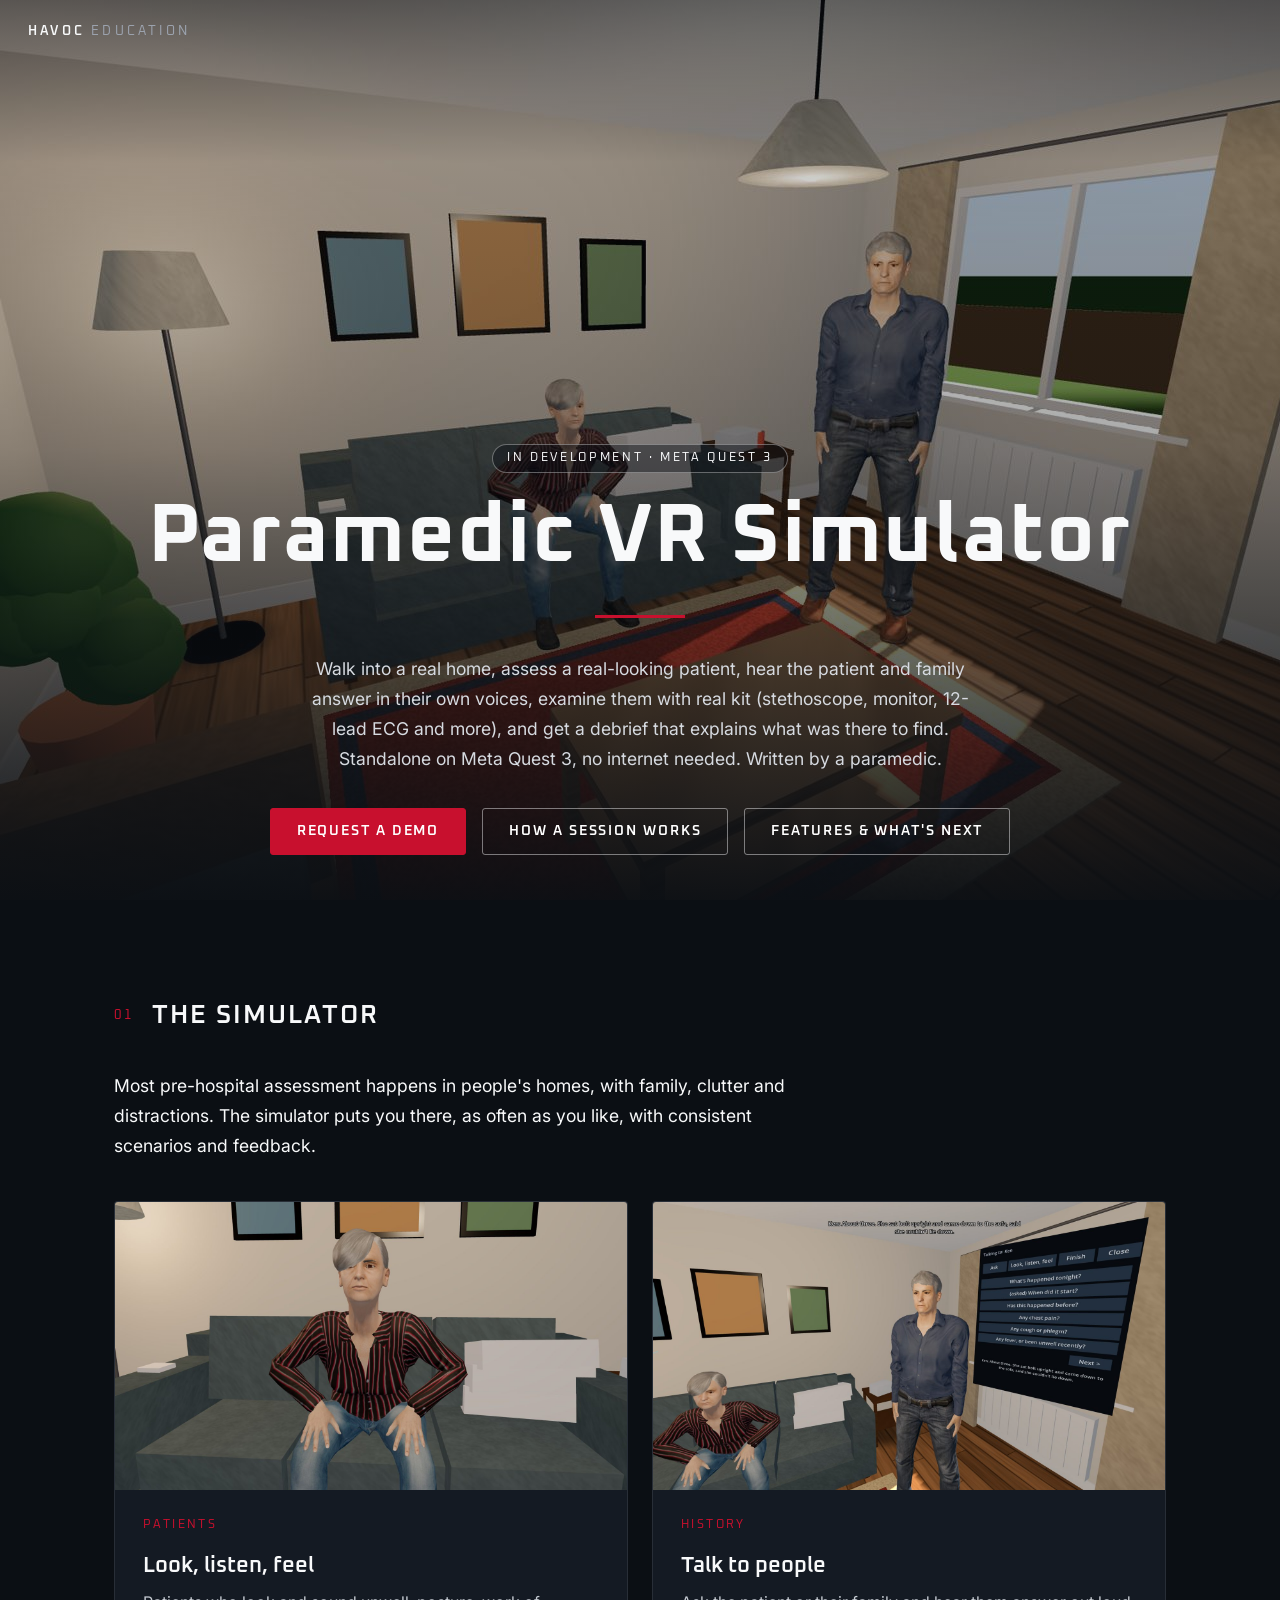
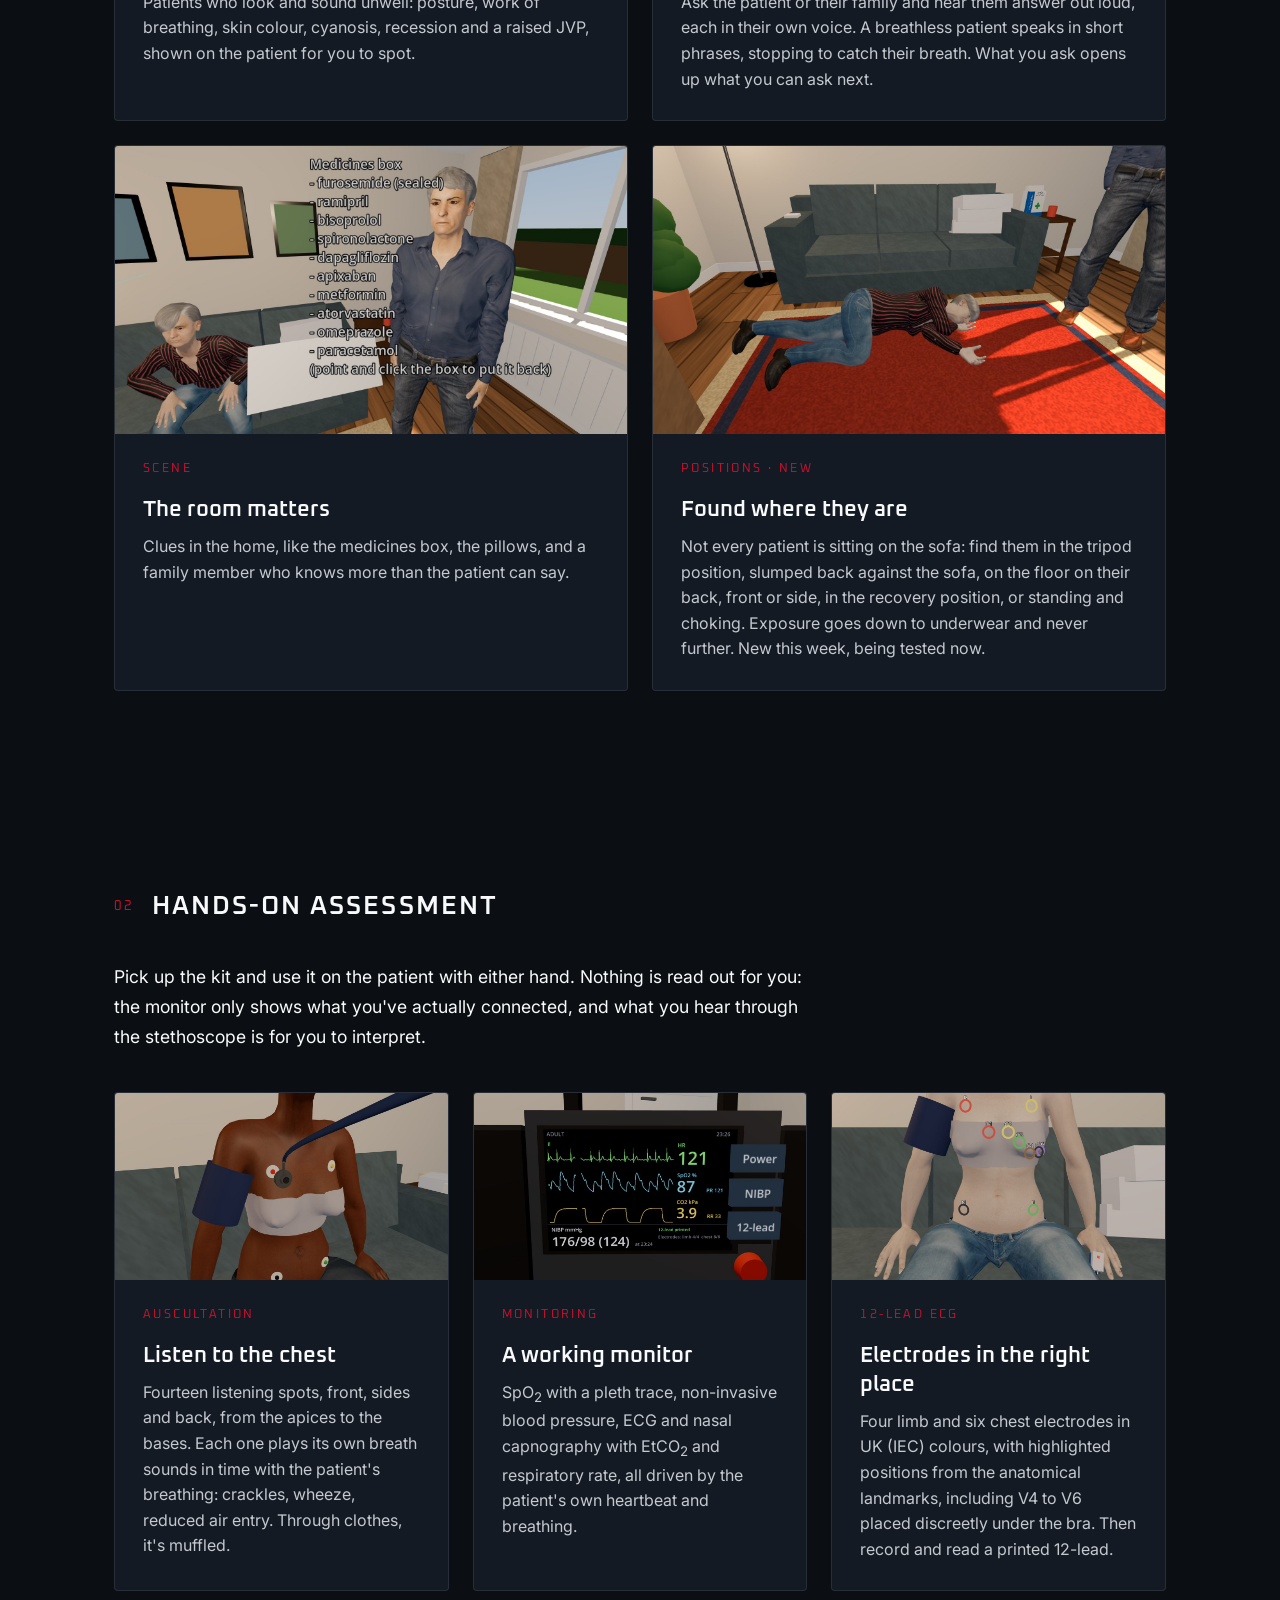
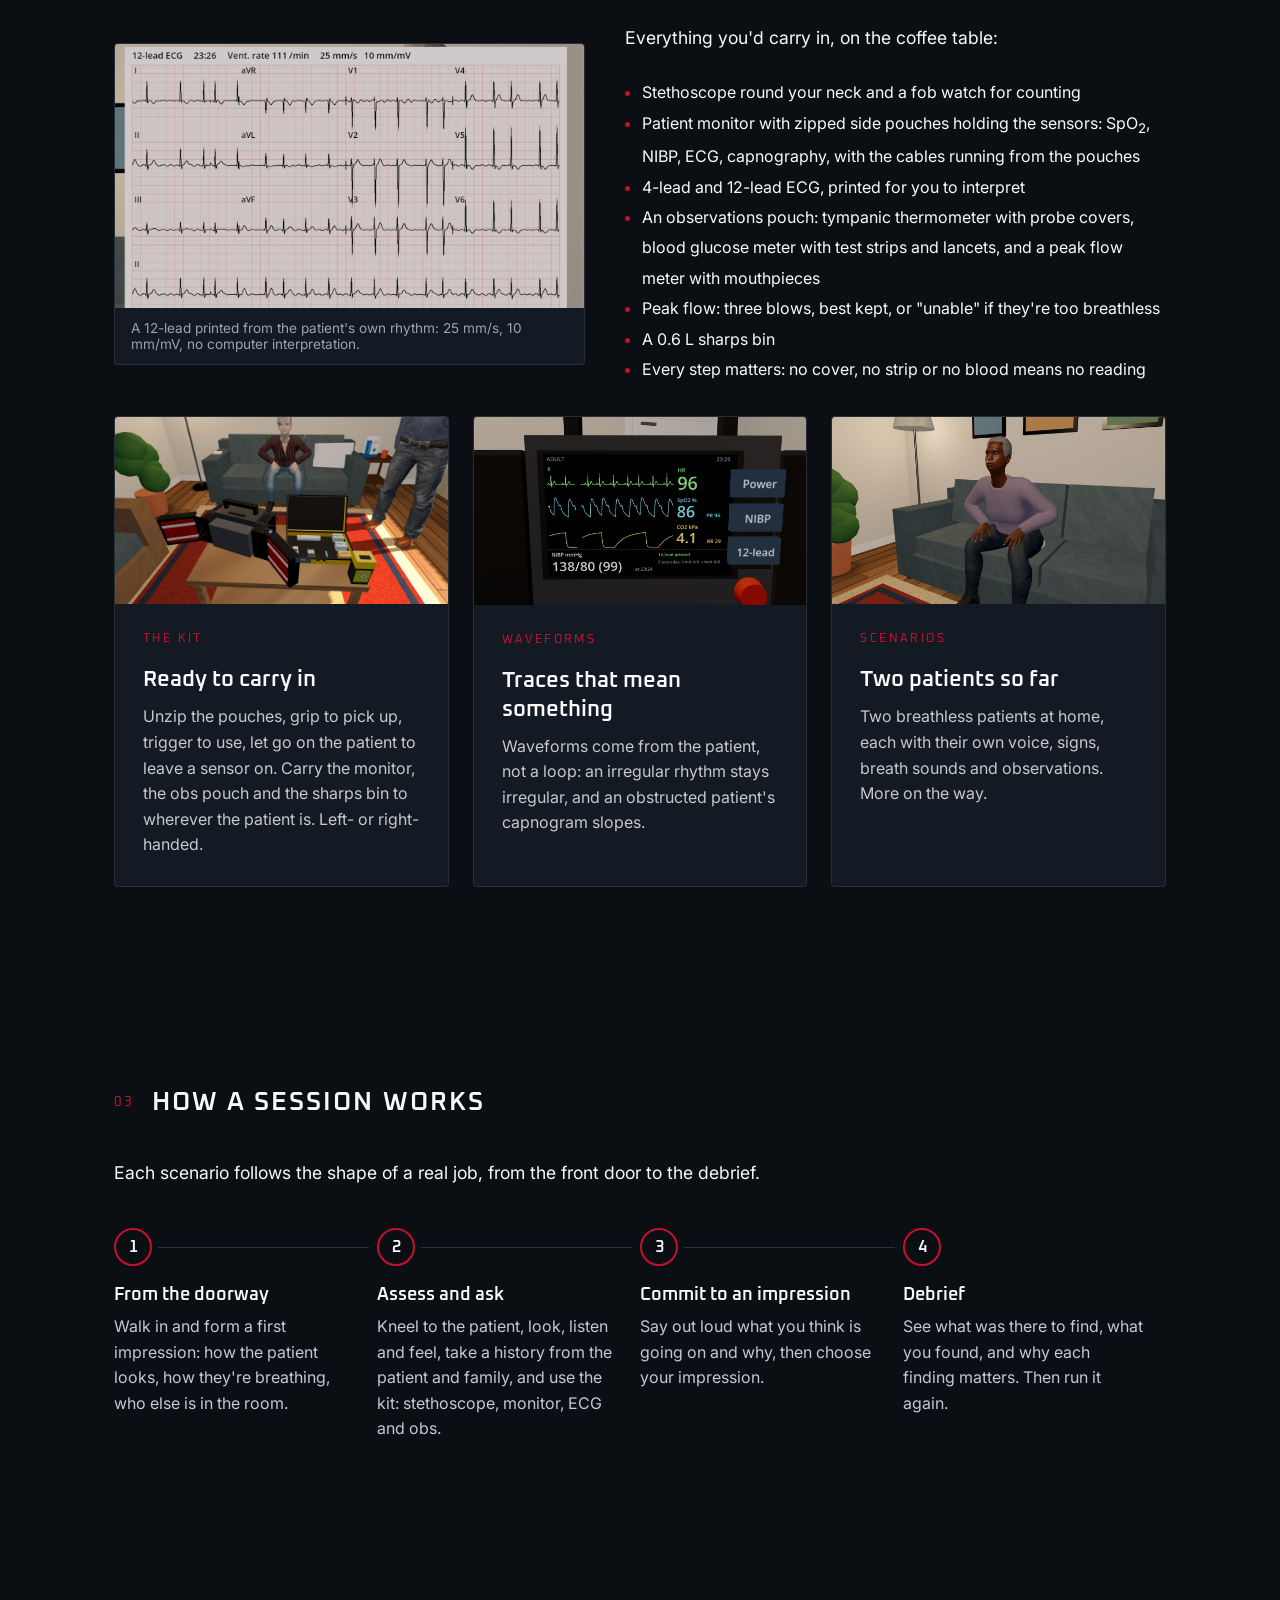
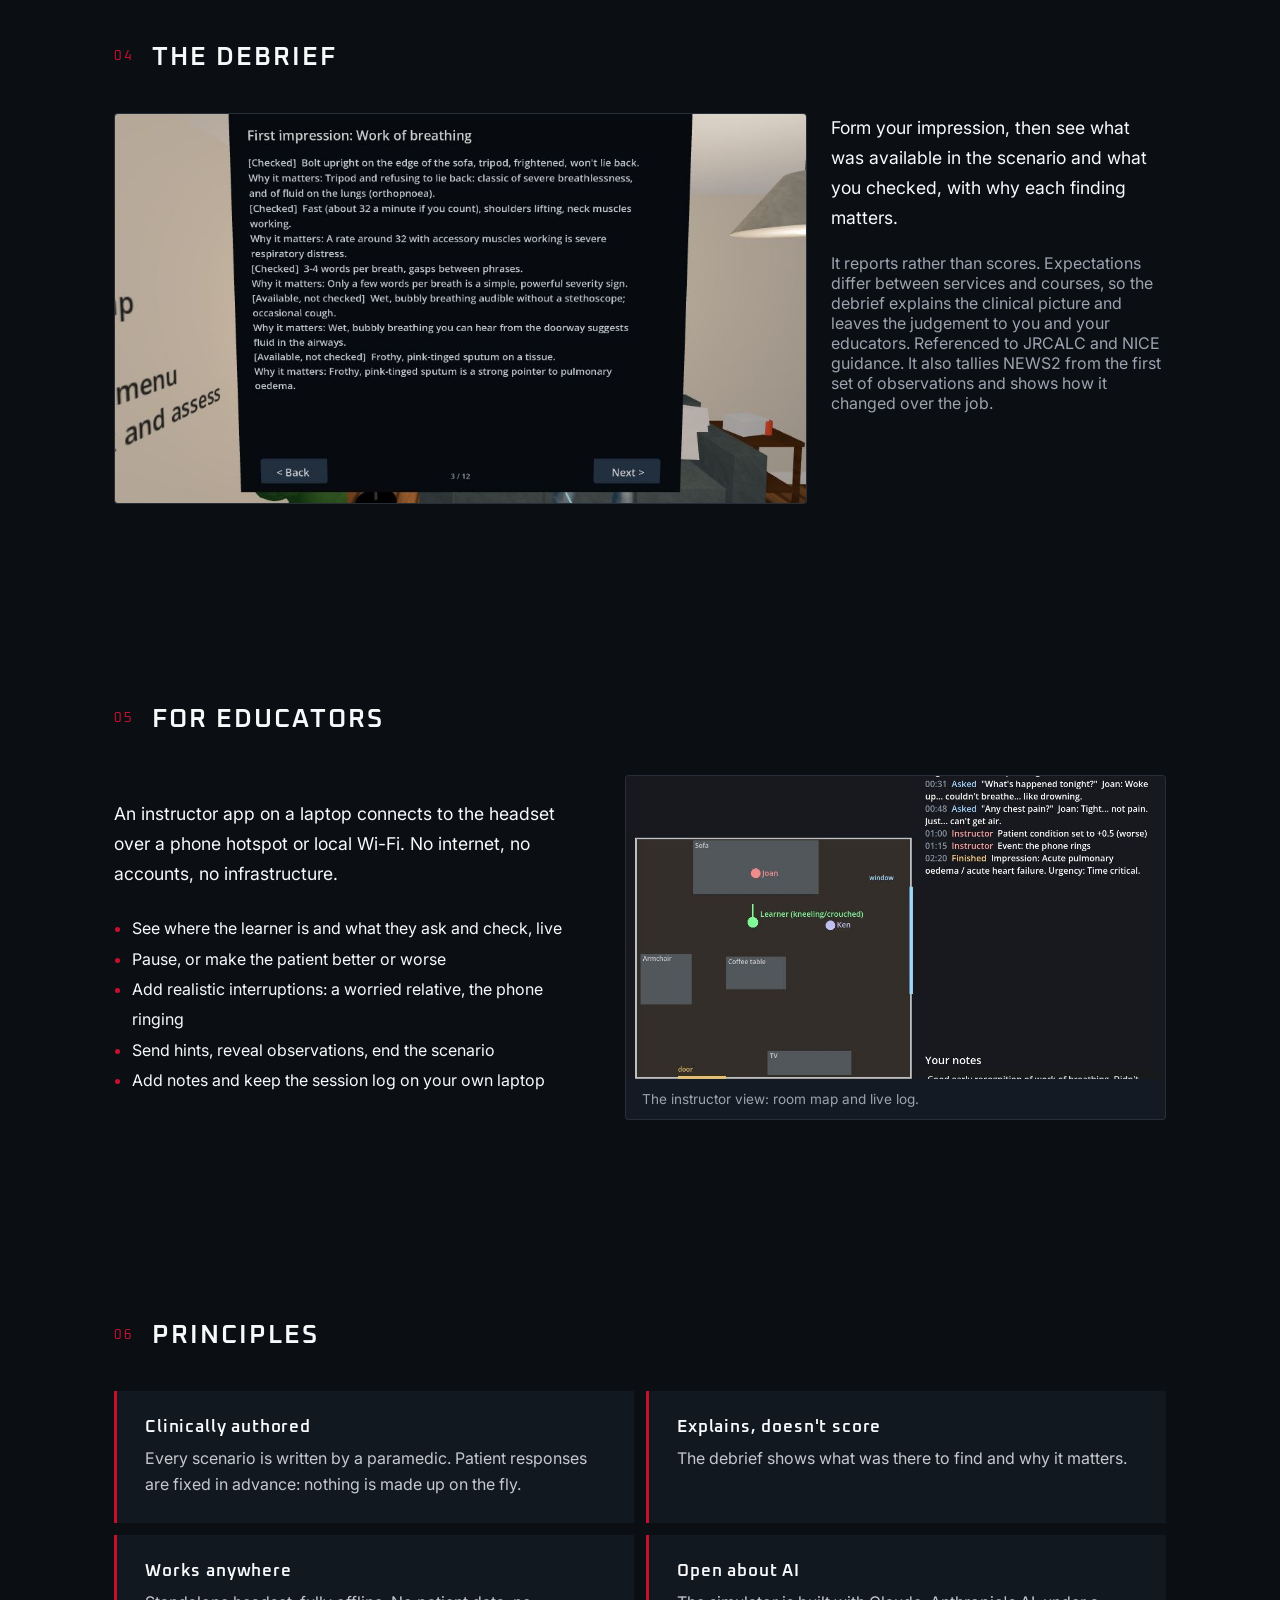
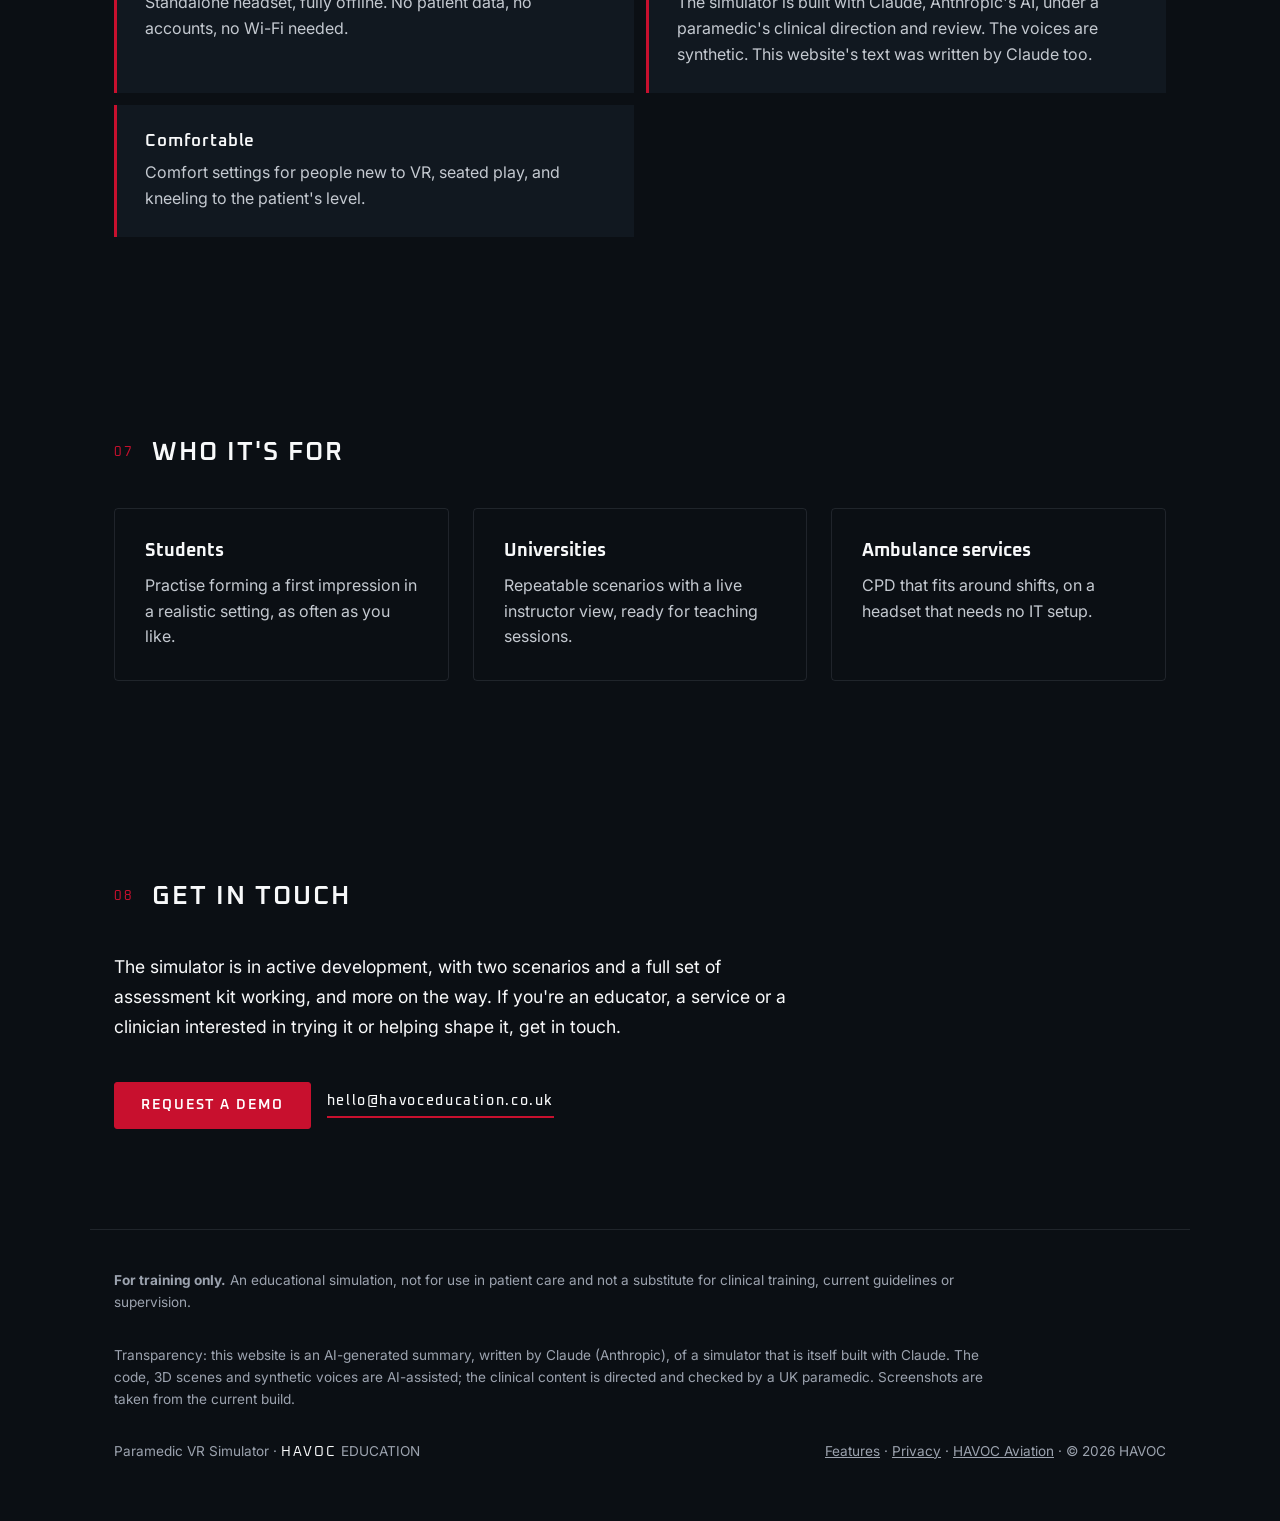
<file: index.html>
<!DOCTYPE html>
<html lang="en-GB">
<head>
    <meta charset="utf-8">
    <meta name="viewport" content="width=device-width, initial-scale=1">
    <title>Paramedic VR Simulator – HAVOC Education</title>
    <meta name="description" content="A standalone virtual reality simulator for paramedic assessment. Realistic UK homes, realistic patients, and a debrief that explains rather than scores.">
    <meta name="theme-color" content="#0B0F14">
    <link rel="canonical" href="https://havoceducation.co.uk/">
    <meta property="og:title" content="Paramedic VR Simulator">
    <meta property="og:description" content="Standalone VR for paramedic assessment, written by a paramedic.">
    <meta property="og:image" content="https://havoceducation.co.uk/images/hero-room.jpg">
    <link rel="icon" type="image/png" sizes="32x32" href="/favicon-32x32.png">
    <link rel="icon" type="image/png" sizes="16x16" href="/favicon-16x16.png">
    <link rel="apple-touch-icon" sizes="180x180" href="/apple-touch-icon.png">
    <link rel="preconnect" href="https://fonts.googleapis.com">
    <link rel="preconnect" href="https://fonts.gstatic.com" crossorigin>
    <link href="https://fonts.googleapis.com/css2?family=Inter:wght@400;500;600&family=Oxanium:wght@300;400;500;600;700&display=swap" rel="stylesheet">
    <link rel="stylesheet" href="style.css">
</head>
<body>
<div class="brandbar"><span class="brand">HAVOC</span> EDUCATION</div>
<main>

    <header class="hero">
        <div class="hero-content">
            <div class="status">IN DEVELOPMENT · META QUEST 3</div>
            <h1 class="title">Paramedic VR Simulator</h1>
            <div class="accent-line"></div>
            <p class="intro">
                Walk into a real home, assess a real-looking patient,
                hear the patient and family answer in their own voices, examine them with real kit
                (stethoscope, monitor, 12-lead ECG and more), and get a debrief that explains what was there to find.
                Standalone on Meta Quest 3, no internet needed. Written by a paramedic.
            </p>
            <div class="hero-actions">
                <a class="btn" href="mailto:hello@havoceducation.co.uk?subject=Paramedic%20VR%20Simulator%20demo">REQUEST A DEMO</a>
                <a class="btn btn-ghost" href="#session">HOW A SESSION WORKS</a>
                <a class="btn btn-ghost" href="features.html">FEATURES &amp; WHAT'S NEXT</a>
            </div>
        </div>
    </header>

    <section class="section" id="simulator">
        <div class="section-header">
            <span class="section-label">01</span>
            <h2>THE SIMULATOR</h2>
        </div>
        <p class="lead">
            Most pre-hospital assessment happens in people's homes, with family, clutter and
            distractions. The simulator puts you there, as often as you like, with consistent
            scenarios and feedback.
        </p>
        <div class="card-grid two">
            <article class="card">
                <img src="images/patient-tripod.jpg" alt="An elderly woman sitting forward on a sofa in the tripod position, working hard to breathe" loading="lazy">
                <div class="card-content">
                    <div class="card-number">PATIENTS</div>
                    <h3>Look, listen, feel</h3>
                    <p>Patients who look and sound unwell: posture, work of breathing, skin colour,
                        cyanosis, recession and a raised JVP, shown on the patient for you to spot.</p>
                </div>
            </article>
            <article class="card">
                <img src="images/assessment.jpg" alt="The in-headset assessment panel with history questions next to the patient's husband" loading="lazy">
                <div class="card-content">
                    <div class="card-number">HISTORY</div>
                    <h3>Talk to people</h3>
                    <p>Ask the patient or their family and hear them answer out loud, each in their
                        own voice. A breathless patient speaks in short phrases, stopping to catch
                        their breath. What you ask opens up what you can ask next.</p>
                </div>
            </article>
            <article class="card">
                <img src="images/scene-medicines.jpg" alt="A box of the patient's medicines held up in the living room" loading="lazy">
                <div class="card-content">
                    <div class="card-number">SCENE</div>
                    <h3>The room matters</h3>
                    <p>Clues in the home, like the medicines box, the pillows, and a family member
                        who knows more than the patient can say.</p>
                </div>
            </article>
            <article class="card">
                <img src="images/patient-floor.jpg" alt="An older woman lying on her side in the recovery position on the living-room rug in front of the sofa" loading="lazy">
                <div class="card-content">
                    <div class="card-number">POSITIONS · NEW</div>
                    <h3>Found where they are</h3>
                    <p>Not every patient is sitting on the sofa: find them in the tripod
                        position, slumped back against the sofa, on the floor on their back,
                        front or side, in the recovery position, or standing and choking.
                        Exposure goes down to underwear and never further. New this week,
                        being tested now.</p>
                </div>
            </article>
        </div>
    </section>


    <section class="section" id="kit">
        <div class="section-header">
            <span class="section-label">02</span>
            <h2>HANDS-ON ASSESSMENT</h2>
        </div>
        <p class="lead">
            Pick up the kit and use it on the patient with either hand. Nothing is read out for
            you: the monitor only shows what you've actually connected, and what you hear
            through the stethoscope is for you to interpret.
        </p>
        <div class="card-grid">
            <article class="card">
                <img src="images/stethoscope.jpg" alt="A stethoscope chest piece held on the bare upper chest of a patient, with ECG electrodes and a blood pressure cuff in place" loading="lazy">
                <div class="card-content">
                    <div class="card-number">AUSCULTATION</div>
                    <h3>Listen to the chest</h3>
                    <p>Fourteen listening spots, front, sides and back, from the apices to the
                        bases. Each one plays its own breath sounds in time with the patient's
                        breathing: crackles, wheeze, reduced air entry. Through clothes, it's muffled.</p>
                </div>
            </article>
            <article class="card">
                <img src="images/monitor.jpg" alt="The simulator's patient monitor showing an ECG trace, pulse oximetry waveform, capnography waveform and a blood pressure reading" loading="lazy">
                <div class="card-content">
                    <div class="card-number">MONITORING</div>
                    <h3>A working monitor</h3>
                    <p>SpO<sub>2</sub> with a pleth trace, non-invasive blood pressure, ECG and
                        nasal capnography with EtCO<sub>2</sub> and respiratory rate, all driven
                        by the patient's own heartbeat and breathing.</p>
                </div>
            </article>
            <article class="card">
                <img src="images/ecg-placement.jpg" alt="Coloured target rings on a patient's chest showing where each ECG electrode goes" loading="lazy">
                <div class="card-content">
                    <div class="card-number">12-LEAD ECG</div>
                    <h3>Electrodes in the right place</h3>
                    <p>Four limb and six chest electrodes in UK (IEC) colours, with highlighted
                        positions from the anatomical landmarks, including V4 to V6 placed
                        discreetly under the bra. Then record and read a printed 12-lead.</p>
                </div>
            </article>
        </div>
        <div class="edu-grid" style="margin-top: 32px;">
            <figure class="card shot">
                <img src="images/ecg-12lead.jpg" alt="A printed 12-lead ECG in standard 3 by 4 layout with a rhythm strip" loading="lazy">
                <figcaption>A 12-lead printed from the patient's own rhythm: 25 mm/s, 10 mm/mV, no computer interpretation.</figcaption>
            </figure>
            <div>
                <p class="lead" style="margin-bottom: 24px;">Everything you'd carry in, on the coffee table:</p>
                <ul class="ticks">
                    <li>Stethoscope round your neck and a fob watch for counting</li>
                    <li>Patient monitor with zipped side pouches holding the sensors: SpO<sub>2</sub>, NIBP, ECG, capnography, with the cables running from the pouches</li>
                    <li>4-lead and 12-lead ECG, printed for you to interpret</li>
                    <li>An observations pouch: tympanic thermometer with probe covers, blood glucose meter with test strips and lancets, and a peak flow meter with mouthpieces</li>
                    <li>Peak flow: three blows, best kept, or "unable" if they're too breathless</li>
                    <li>A 0.6 L sharps bin</li>
                    <li>Every step matters: no cover, no strip or no blood means no reading</li>
                </ul>
            </div>
        </div>
        <div class="card-grid" style="margin-top: 32px;">
            <article class="card">
                <img src="images/kit.jpg" alt="The monitor with both side pouches open and a yellow observations pouch open beside it on the coffee table, with a sharps bin, and the patient on the sofa" loading="lazy">
                <div class="card-content">
                    <div class="card-number">THE KIT</div>
                    <h3>Ready to carry in</h3>
                    <p>Unzip the pouches, grip to pick up, trigger to use, let go on the patient
                        to leave a sensor on. Carry the monitor, the obs pouch and the sharps bin
                        to wherever the patient is. Left- or right-handed.</p>
                </div>
            </article>
            <article class="card">
                <img src="images/monitor-capnography.jpg" alt="The monitor for a second patient showing a sloped obstructive capnography waveform" loading="lazy">
                <div class="card-content">
                    <div class="card-number">WAVEFORMS</div>
                    <h3>Traces that mean something</h3>
                    <p>Waveforms come from the patient, not a loop: an irregular rhythm stays
                        irregular, and an obstructed patient's capnogram slopes.</p>
                </div>
            </article>
            <article class="card">
                <img src="images/patient-second.jpg" alt="An elderly woman sitting forward on a sofa, breathless" loading="lazy">
                <div class="card-content">
                    <div class="card-number">SCENARIOS</div>
                    <h3>Two patients so far</h3>
                    <p>Two breathless patients at home, each with their own voice, signs,
                        breath sounds and observations. More on the way.</p>
                </div>
            </article>
        </div>
    </section>

    <section class="section" id="session">
        <div class="section-header">
            <span class="section-label">03</span>
            <h2>HOW A SESSION WORKS</h2>
        </div>
        <p class="lead">
            Each scenario follows the shape of a real job, from the front door to the debrief.
        </p>
        <ol class="steps">
            <li>
                <span class="step-n">1</span>
                <h3>From the doorway</h3>
                <p>Walk in and form a first impression: how the patient looks, how they're
                    breathing, who else is in the room.</p>
            </li>
            <li>
                <span class="step-n">2</span>
                <h3>Assess and ask</h3>
                <p>Kneel to the patient, look, listen and feel, take a history from the
                    patient and family, and use the kit: stethoscope, monitor, ECG and obs.</p>
            </li>
            <li>
                <span class="step-n">3</span>
                <h3>Commit to an impression</h3>
                <p>Say out loud what you think is going on and why, then choose your
                    impression.</p>
            </li>
            <li>
                <span class="step-n">4</span>
                <h3>Debrief</h3>
                <p>See what was there to find, what you found, and why each finding matters.
                    Then run it again.</p>
            </li>
        </ol>
    </section>

    <section class="section" id="debrief">
        <div class="section-header">
            <span class="section-label">04</span>
            <h2>THE DEBRIEF</h2>
        </div>
        <div class="card-grid">
            <article class="card" style="grid-column: span 2;">
                <img src="images/debrief.jpg" alt="A debrief page in the headset listing what was checked and why each finding matters" loading="lazy">
            </article>
            <div>
                <p class="lead" style="margin-bottom: 20px;">
                    Form your impression, then see what was available in the scenario and
                    what you checked, with why each finding matters.
                </p>
                <p class="muted">
                    It reports rather than scores. Expectations differ between services and
                    courses, so the debrief explains the clinical picture and leaves the
                    judgement to you and your educators. Referenced to JRCALC and NICE guidance.
                    It also tallies NEWS2 from the first set of observations and shows how it
                    changed over the job.
                </p>
            </div>
        </div>
    </section>

    <section class="section" id="educators">
        <div class="section-header">
            <span class="section-label">05</span>
            <h2>FOR EDUCATORS</h2>
        </div>
        <div class="edu-grid">
            <div>
                <p class="lead" style="margin-bottom: 24px;">
                    An instructor app on a laptop connects to the headset over a phone hotspot
                    or local Wi-Fi. No internet, no accounts, no infrastructure.
                </p>
                <ul class="ticks">
                    <li>See where the learner is and what they ask and check, live</li>
                    <li>Pause, or make the patient better or worse</li>
                    <li>Add realistic interruptions: a worried relative, the phone ringing</li>
                    <li>Send hints, reveal observations, end the scenario</li>
                    <li>Add notes and keep the session log on your own laptop</li>
                </ul>
            </div>
            <figure class="card shot">
                <img src="images/instructor-live.jpg" alt="The instructor app: a top-down map of the room showing the learner, the patient and her husband, next to a live log of what the learner has asked and checked" loading="lazy">
                <figcaption>The instructor view: room map and live log.</figcaption>
            </figure>
        </div>
    </section>

    <section class="section" id="principles">
        <div class="section-header">
            <span class="section-label">06</span>
            <h2>PRINCIPLES</h2>
        </div>
        <div class="principles">
            <div class="principle">
                <h3>Clinically authored</h3>
                <p>Every scenario is written by a paramedic. Patient responses are fixed in
                    advance: nothing is made up on the fly.</p>
            </div>
            <div class="principle">
                <h3>Explains, doesn't score</h3>
                <p>The debrief shows what was there to find and why it matters.</p>
            </div>
            <div class="principle">
                <h3>Works anywhere</h3>
                <p>Standalone headset, fully offline. No patient data, no accounts, no Wi-Fi needed.</p>
            </div>
            <div class="principle">
                <h3>Open about AI</h3>
                <p>The simulator is built with Claude, Anthropic's AI, under a paramedic's
                    clinical direction and review. The voices are synthetic. This website's
                    text was written by Claude too.</p>
            </div>
            <div class="principle">
                <h3>Comfortable</h3>
                <p>Comfort settings for people new to VR, seated play, and kneeling to the patient's level.</p>
            </div>
        </div>
    </section>

    <section class="section" id="who">
        <div class="section-header">
            <span class="section-label">07</span>
            <h2>WHO IT'S FOR</h2>
        </div>
        <div class="audience-grid">
            <div class="audience">
                <h3>Students</h3>
                <p>Practise forming a first impression in a realistic setting, as often as you like.</p>
            </div>
            <div class="audience">
                <h3>Universities</h3>
                <p>Repeatable scenarios with a live instructor view, ready for teaching sessions.</p>
            </div>
            <div class="audience">
                <h3>Ambulance services</h3>
                <p>CPD that fits around shifts, on a headset that needs no IT setup.</p>
            </div>
        </div>
    </section>

    <section class="section" id="contact">
        <div class="section-header">
            <span class="section-label">08</span>
            <h2>GET IN TOUCH</h2>
        </div>
        <p class="lead">
            The simulator is in active development, with two scenarios and a full set of assessment kit working, and more on the way.
            If you're an educator, a service or a clinician interested in trying it or helping shape it,
            get in touch.
        </p>
        <div class="hero-actions" style="justify-content:flex-start">
            <a class="btn" href="mailto:hello@havoceducation.co.uk?subject=Paramedic%20VR%20Simulator%20demo">REQUEST A DEMO</a>
            <a class="cta" href="mailto:hello@havoceducation.co.uk">hello@havoceducation.co.uk</a>
        </div>
    </section>

</main>

<footer>
    <p class="ai-note"><strong>For training only.</strong> An educational simulation, not for use in patient care and not a substitute for clinical training, current guidelines or supervision.</p>
    <p class="ai-note">Transparency: this website is an AI-generated summary, written by Claude (Anthropic), of a
        simulator that is itself built with Claude. The code, 3D scenes and synthetic voices are AI-assisted; the clinical
        content is directed and checked by a UK paramedic. Screenshots are taken from the current build.</p>
    <div>Paramedic VR Simulator · <span class="brand">HAVOC</span> EDUCATION</div>
    <div><a href="features.html">Features</a> · <a href="privacy.html">Privacy</a> · <a href="https://flyhavoc.com">HAVOC Aviation</a> · © 2026 HAVOC</div>
</footer>
</body>
</html>
</file>
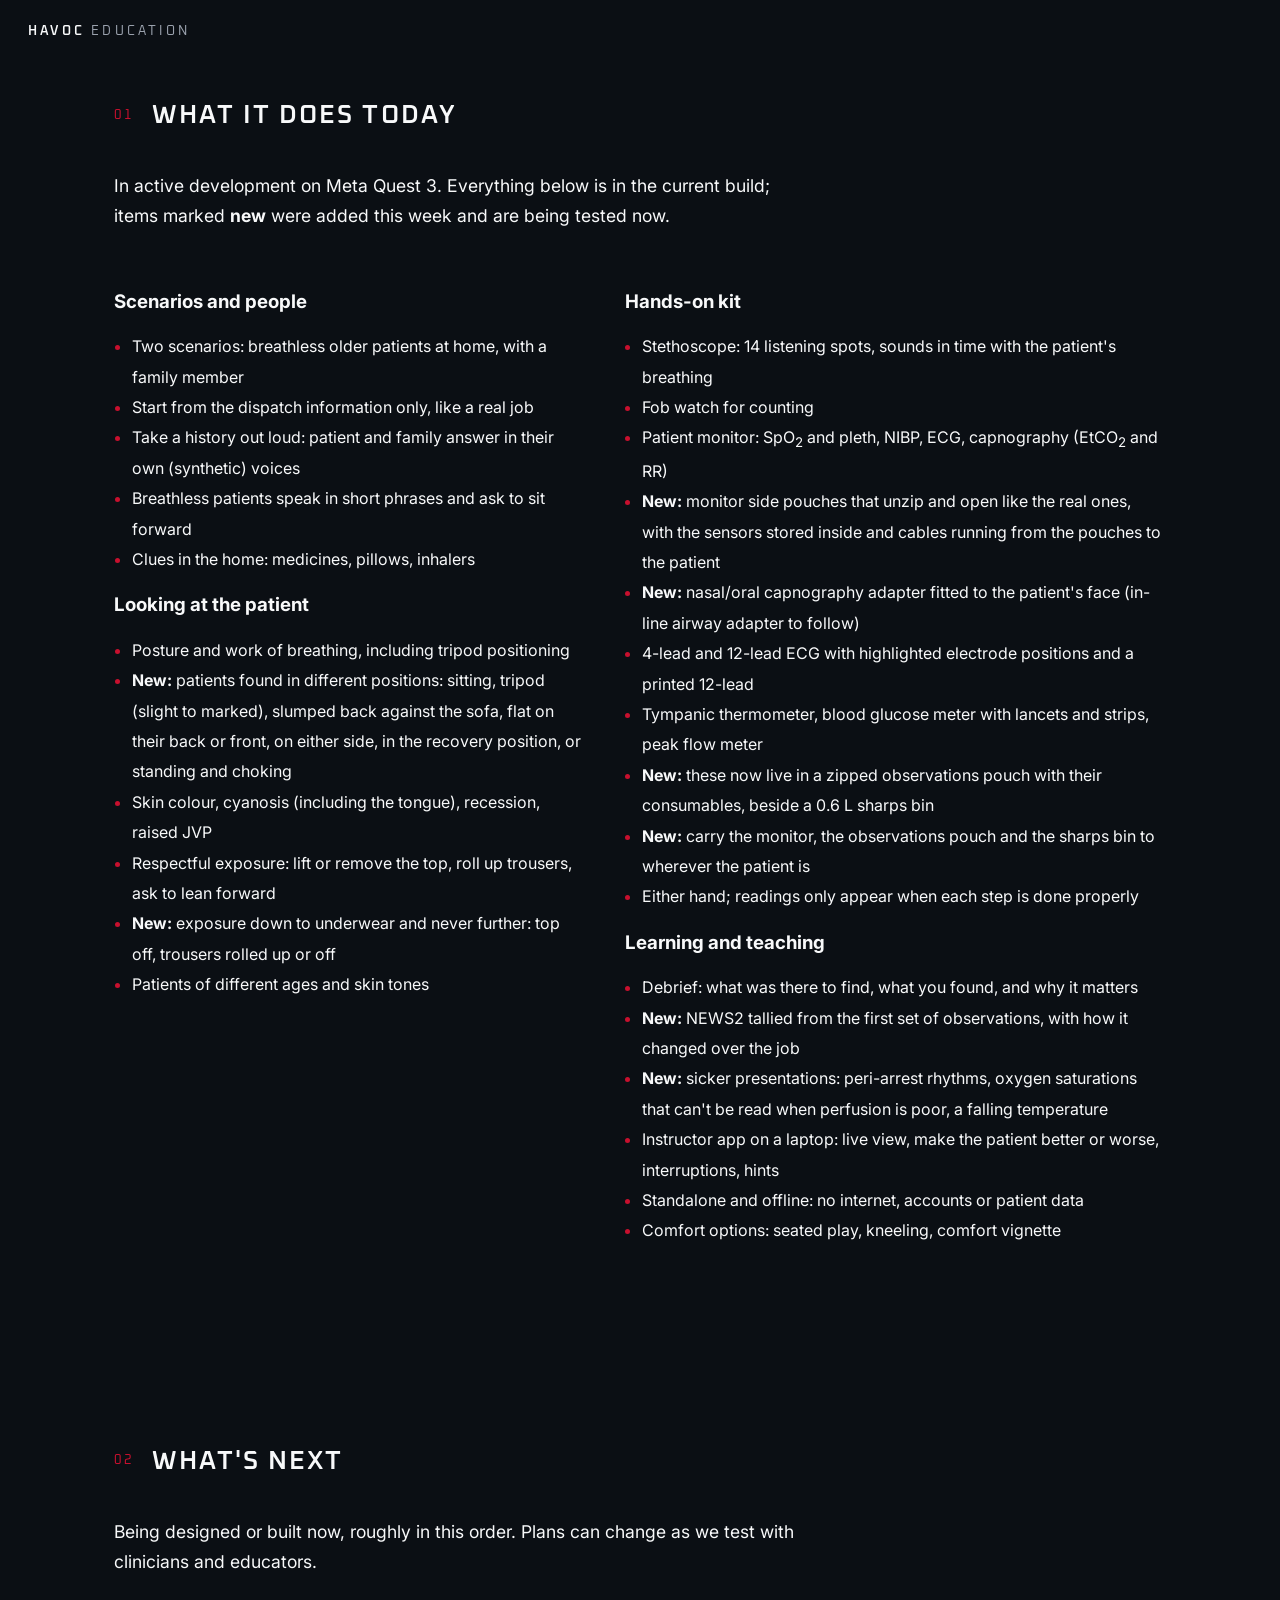
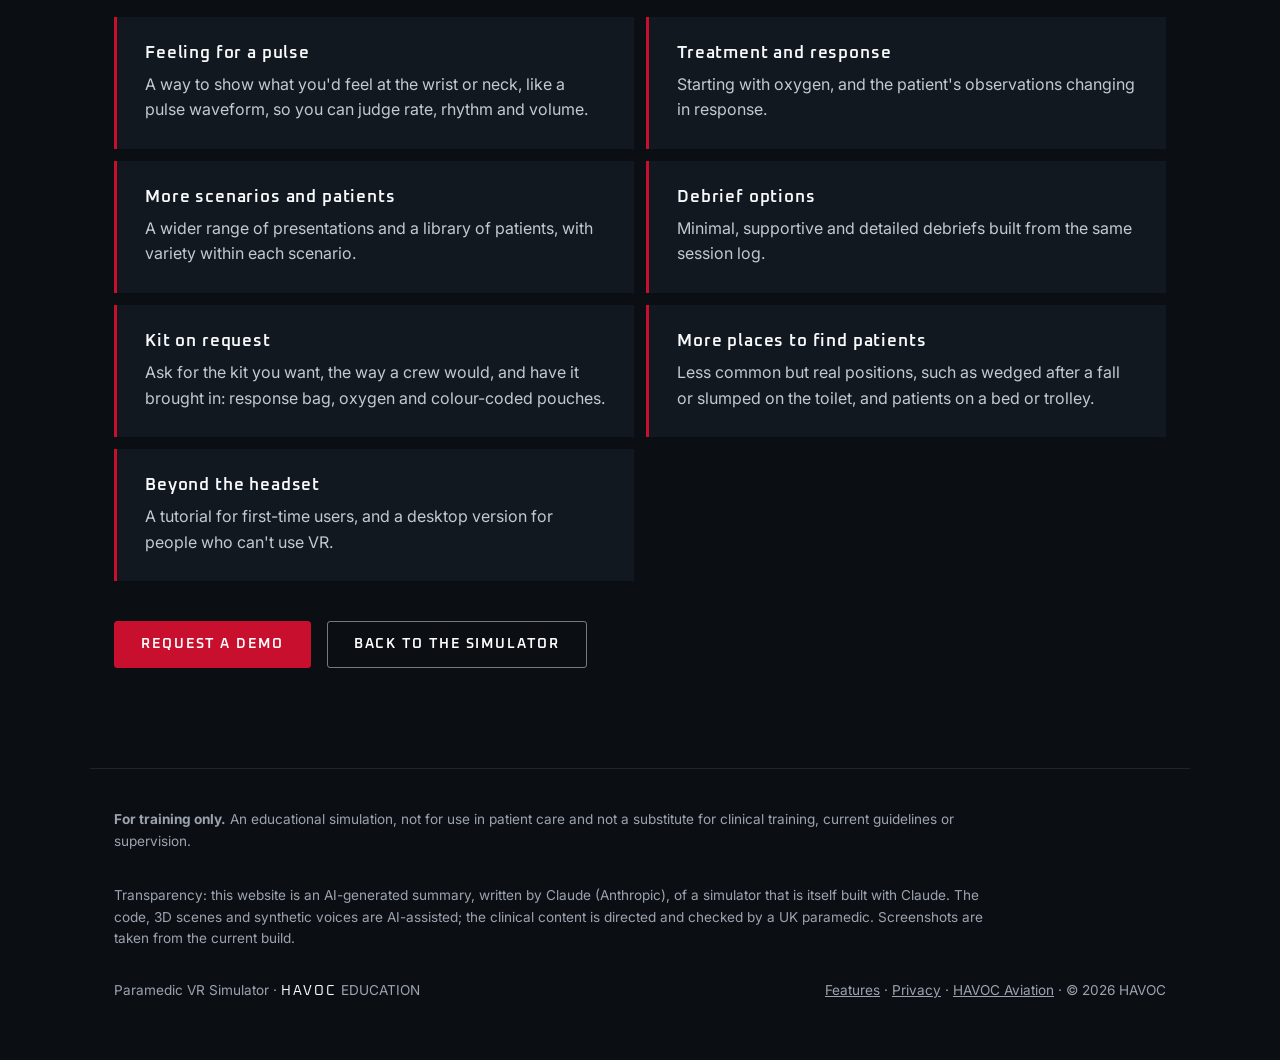
<file: features.html>
<!DOCTYPE html>
<html lang="en-GB">
<head>
    <meta charset="utf-8">
    <meta name="viewport" content="width=device-width, initial-scale=1">
    <title>Features and what's next – Paramedic VR Simulator</title>
    <meta name="description" content="What the Paramedic VR Simulator does today, and what is being built next.">
    <meta name="theme-color" content="#0B0F14">
    <link rel="canonical" href="https://havoceducation.co.uk/features.html">
    <meta property="og:title" content="Paramedic VR Simulator">
    <meta property="og:description" content="Standalone VR for paramedic assessment, written by a paramedic.">
    <meta property="og:image" content="https://havoceducation.co.uk/images/hero-room.jpg">
    <link rel="icon" type="image/png" sizes="32x32" href="/favicon-32x32.png">
    <link rel="icon" type="image/png" sizes="16x16" href="/favicon-16x16.png">
    <link rel="apple-touch-icon" sizes="180x180" href="/apple-touch-icon.png">
    <link rel="preconnect" href="https://fonts.googleapis.com">
    <link rel="preconnect" href="https://fonts.gstatic.com" crossorigin>
    <link href="https://fonts.googleapis.com/css2?family=Inter:wght@400;500;600&family=Oxanium:wght@300;400;500;600;700&display=swap" rel="stylesheet">
    <link rel="stylesheet" href="style.css">
</head>
<body>
<div class="brandbar"><a href="/" style="color:inherit;text-decoration:none"><span class="brand">HAVOC</span> EDUCATION</a></div>
<main>

    <section class="section" id="now">
        <div class="section-header">
            <span class="section-label">01</span>
            <h2>WHAT IT DOES TODAY</h2>
        </div>
        <p class="lead">
            In active development on Meta Quest 3. Everything below is in the current build;
            items marked <strong>new</strong> were added this week and are being tested now.
        </p>
        <div class="edu-grid" style="align-items: start;">
            <div>
                <h3>Scenarios and people</h3>
                <ul class="ticks">
                    <li>Two scenarios: breathless older patients at home, with a family member</li>
                    <li>Start from the dispatch information only, like a real job</li>
                    <li>Take a history out loud: patient and family answer in their own (synthetic) voices</li>
                    <li>Breathless patients speak in short phrases and ask to sit forward</li>
                    <li>Clues in the home: medicines, pillows, inhalers</li>
                </ul>
                <h3>Looking at the patient</h3>
                <ul class="ticks">
                    <li>Posture and work of breathing, including tripod positioning</li>
                    <li><strong>New:</strong> patients found in different positions: sitting, tripod (slight to marked), slumped back against the sofa, flat on their back or front, on either side, in the recovery position, or standing and choking</li>
                    <li>Skin colour, cyanosis (including the tongue), recession, raised JVP</li>
                    <li>Respectful exposure: lift or remove the top, roll up trousers, ask to lean forward</li>
                    <li><strong>New:</strong> exposure down to underwear and never further: top off, trousers rolled up or off</li>
                    <li>Patients of different ages and skin tones</li>
                </ul>
            </div>
            <div>
                <h3>Hands-on kit</h3>
                <ul class="ticks">
                    <li>Stethoscope: 14 listening spots, sounds in time with the patient's breathing</li>
                    <li>Fob watch for counting</li>
                    <li>Patient monitor: SpO<sub>2</sub> and pleth, NIBP, ECG, capnography (EtCO<sub>2</sub> and RR)</li>
                    <li><strong>New:</strong> monitor side pouches that unzip and open like the real ones, with the sensors stored inside and cables running from the pouches to the patient</li>
                    <li><strong>New:</strong> nasal/oral capnography adapter fitted to the patient's face (in-line airway adapter to follow)</li>
                    <li>4-lead and 12-lead ECG with highlighted electrode positions and a printed 12-lead</li>
                    <li>Tympanic thermometer, blood glucose meter with lancets and strips, peak flow meter</li>
                    <li><strong>New:</strong> these now live in a zipped observations pouch with their consumables, beside a 0.6 L sharps bin</li>
                    <li><strong>New:</strong> carry the monitor, the observations pouch and the sharps bin to wherever the patient is</li>
                    <li>Either hand; readings only appear when each step is done properly</li>
                </ul>
                <h3>Learning and teaching</h3>
                <ul class="ticks">
                    <li>Debrief: what was there to find, what you found, and why it matters</li>
                    <li><strong>New:</strong> NEWS2 tallied from the first set of observations, with how it changed over the job</li>
                    <li><strong>New:</strong> sicker presentations: peri-arrest rhythms, oxygen saturations that can't be read when perfusion is poor, a falling temperature</li>
                    <li>Instructor app on a laptop: live view, make the patient better or worse, interruptions, hints</li>
                    <li>Standalone and offline: no internet, accounts or patient data</li>
                    <li>Comfort options: seated play, kneeling, comfort vignette</li>
                </ul>
            </div>
        </div>
    </section>

    <section class="section" id="next">
        <div class="section-header">
            <span class="section-label">02</span>
            <h2>WHAT'S NEXT</h2>
        </div>
        <p class="lead">
            Being designed or built now, roughly in this order. Plans can change as we test
            with clinicians and educators.
        </p>
        <div class="principles">
            <div class="principle">
                <h3>Feeling for a pulse</h3>
                <p>A way to show what you'd feel at the wrist or neck, like a pulse waveform,
                    so you can judge rate, rhythm and volume.</p>
            </div>
            <div class="principle">
                <h3>Treatment and response</h3>
                <p>Starting with oxygen, and the patient's observations changing in response.</p>
            </div>
            <div class="principle">
                <h3>More scenarios and patients</h3>
                <p>A wider range of presentations and a library of patients, with variety within each scenario.</p>
            </div>
            <div class="principle">
                <h3>Debrief options</h3>
                <p>Minimal, supportive and detailed debriefs built from the same session log.</p>
            </div>
            <div class="principle">
                <h3>Kit on request</h3>
                <p>Ask for the kit you want, the way a crew would, and have it brought in:
                    response bag, oxygen and colour-coded pouches.</p>
            </div>
            <div class="principle">
                <h3>More places to find patients</h3>
                <p>Less common but real positions, such as wedged after a fall or slumped on the toilet,
                    and patients on a bed or trolley.</p>
            </div>
            <div class="principle">
                <h3>Beyond the headset</h3>
                <p>A tutorial for first-time users, and a desktop version for people who can't use VR.</p>
            </div>
        </div>
        <div class="hero-actions" style="justify-content:flex-start; margin-top: 40px;">
            <a class="btn" href="mailto:hello@havoceducation.co.uk?subject=Paramedic%20VR%20Simulator%20demo">REQUEST A DEMO</a>
            <a class="btn btn-ghost" href="/">BACK TO THE SIMULATOR</a>
        </div>
    </section>

</main>

<footer>
    <p class="ai-note"><strong>For training only.</strong> An educational simulation, not for use in patient care and not a substitute for clinical training, current guidelines or supervision.</p>
    <p class="ai-note">Transparency: this website is an AI-generated summary, written by Claude (Anthropic), of a
        simulator that is itself built with Claude. The code, 3D scenes and synthetic voices are AI-assisted; the clinical
        content is directed and checked by a UK paramedic. Screenshots are taken from the current build.</p>
    <div>Paramedic VR Simulator · <span class="brand">HAVOC</span> EDUCATION</div>
    <div><a href="features.html">Features</a> · <a href="privacy.html">Privacy</a> · <a href="https://flyhavoc.com">HAVOC Aviation</a> · © 2026 HAVOC</div>
</footer>
</body>
</html>
</file>
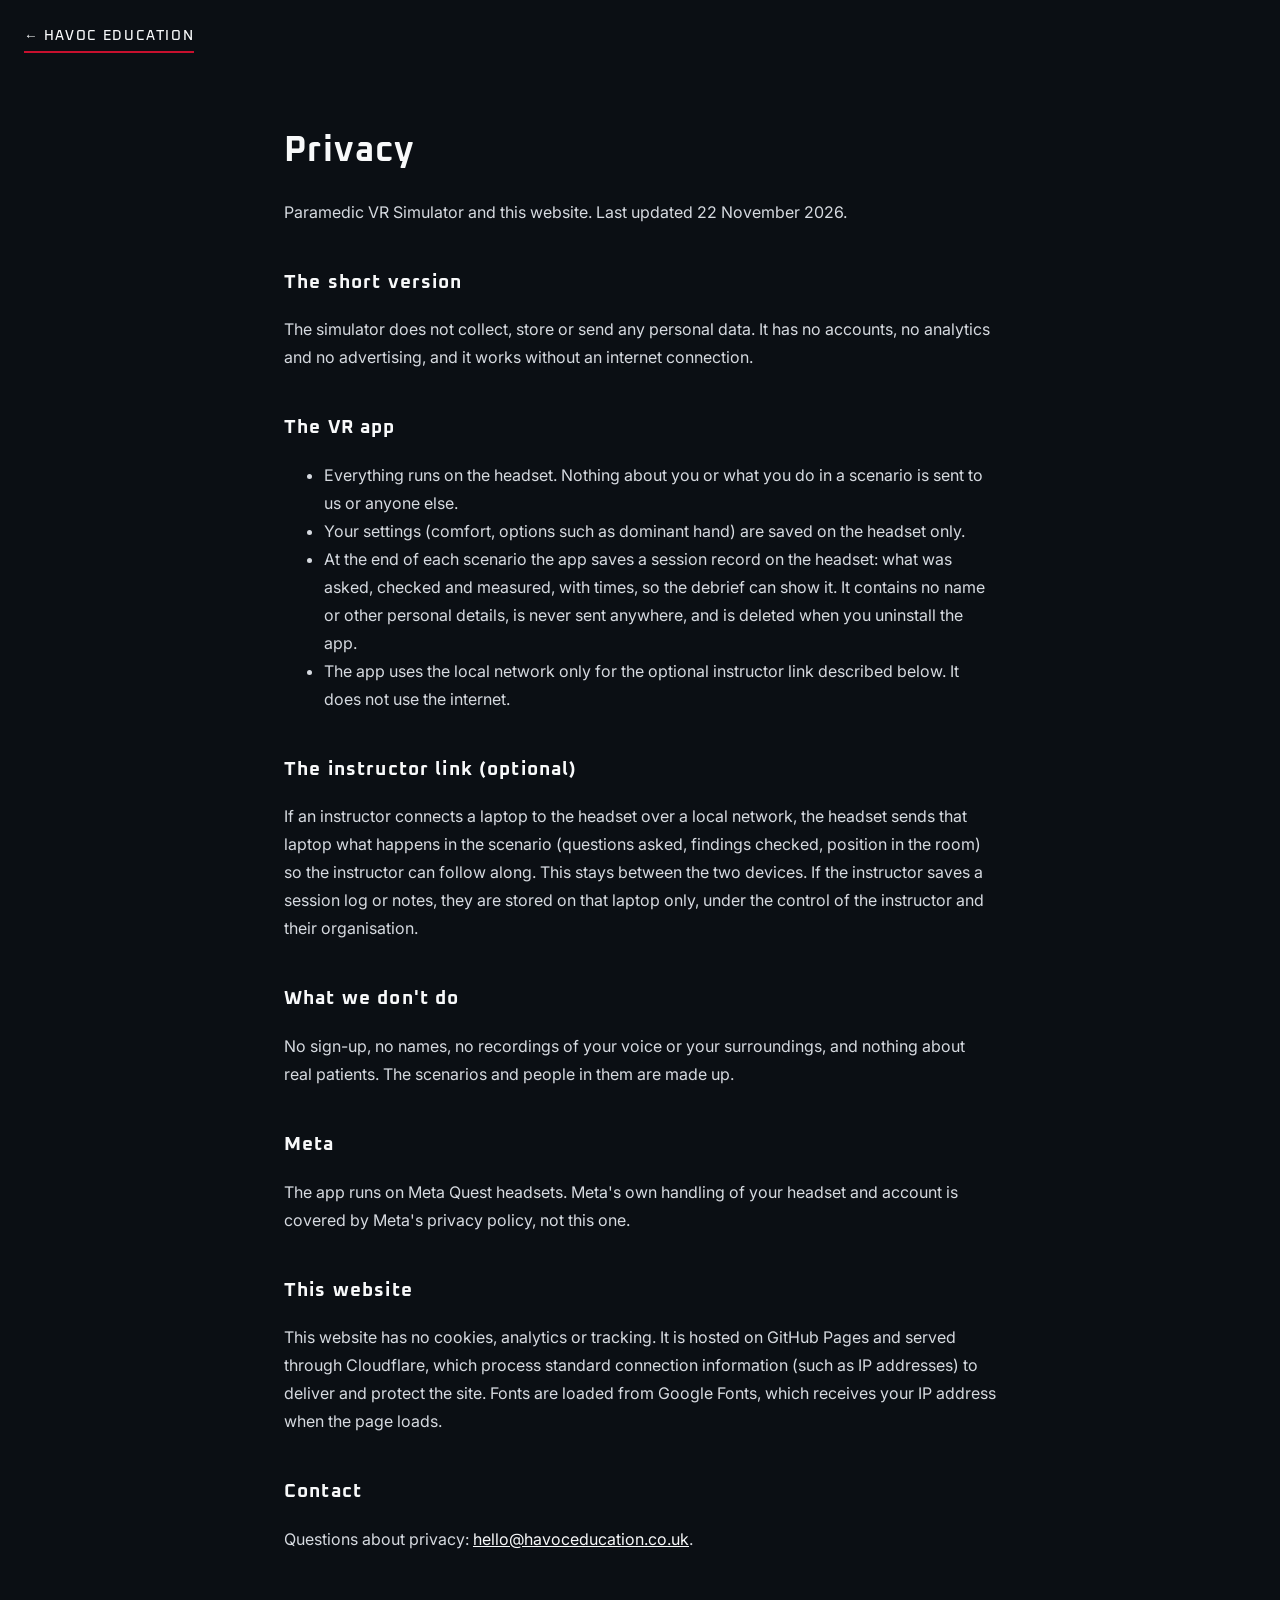
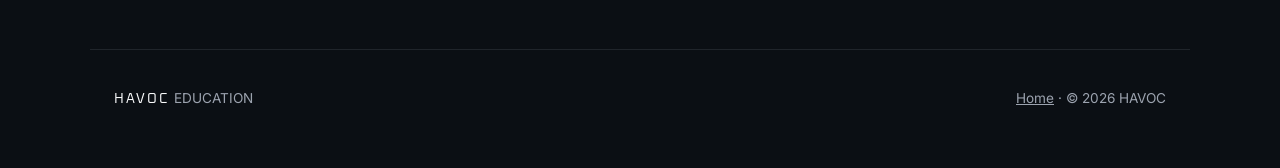
<file: privacy.html>
<!DOCTYPE html>
<html lang="en-GB">
<head>
    <meta charset="utf-8">
    <meta name="viewport" content="width=device-width, initial-scale=1">
    <title>Privacy – Paramedic VR Simulator</title>
  <link rel="canonical" href="https://havoceducation.co.uk/privacy.html">
    <meta name="theme-color" content="#0B0F14">
    <link rel="icon" type="image/png" sizes="32x32" href="/favicon-32x32.png">
    <link rel="preconnect" href="https://fonts.googleapis.com">
    <link rel="preconnect" href="https://fonts.gstatic.com" crossorigin>
    <link href="https://fonts.googleapis.com/css2?family=Inter:wght@400;500;600&family=Oxanium:wght@400;600;700&display=swap" rel="stylesheet">
    <link rel="stylesheet" href="style.css">
</head>
<body>
<a class="cta back" href="index.html">← HAVOC EDUCATION</a>
<main class="prose">
    <h1>Privacy</h1>
    <p class="muted">Paramedic VR Simulator and this website. Last updated 22 November 2026.</p>

    <h2>The short version</h2>
    <p>The simulator does not collect, store or send any personal data. It has no accounts,
        no analytics and no advertising, and it works without an internet connection.</p>

    <h2>The VR app</h2>
    <ul>
        <li>Everything runs on the headset. Nothing about you or what you do in a scenario is sent to us or anyone else.</li>
        <li>Your settings (comfort, options such as dominant hand) are saved on the headset only.</li>
        <li>At the end of each scenario the app saves a session record on the headset: what was asked,
            checked and measured, with times, so the debrief can show it. It contains no name or other
            personal details, is never sent anywhere, and is deleted when you uninstall the app.</li>
        <li>The app uses the local network only for the optional instructor link described below. It does not use the internet.</li>
    </ul>

    <h2>The instructor link (optional)</h2>
    <p>If an instructor connects a laptop to the headset over a local network, the headset sends
        that laptop what happens in the scenario (questions asked, findings checked, position in the
        room) so the instructor can follow along. This stays between the two devices. If the
        instructor saves a session log or notes, they are stored on that laptop only, under the
        control of the instructor and their organisation.</p>

    <h2>What we don't do</h2>
    <p>No sign-up, no names, no recordings of your voice or your surroundings, and nothing about
        real patients. The scenarios and people in them are made up.</p>
    <h2>Meta</h2>
    <p>The app runs on Meta Quest headsets. Meta's own handling of your headset and account is
        covered by Meta's privacy policy, not this one.</p>

    <h2>This website</h2>
    <p>This website has no cookies, analytics or tracking. It is hosted on GitHub Pages and served
        through Cloudflare, which process standard connection information (such as IP addresses) to
        deliver and protect the site. Fonts are loaded from Google Fonts, which receives your IP address
        when the page loads.</p>

    <h2>Contact</h2>
    <p>Questions about privacy: <a href="mailto:hello@havoceducation.co.uk">hello@havoceducation.co.uk</a>.</p>
</main>
<footer>
    <div><span class="brand">HAVOC</span> EDUCATION</div>
    <div><a href="index.html">Home</a> · © 2026 HAVOC</div>
</footer>
</body>
</html>
</file>
<file: style.css>
:root {
    --havoc-midnight: #0B0F14;
    --havoc-slate: #1F2937;
    --havoc-cloud: #F8F9FA;
    --havoc-steel: #9CA3AF;
    --havoc-red: #C8102E;
}

* { box-sizing: border-box; }
html { scroll-behavior: smooth; }

body {
    margin: 0;
    min-height: 100vh;
    background: var(--havoc-midnight);
    color: var(--havoc-cloud);
    font-family: "Inter", Arial, sans-serif;
}

a { color: var(--havoc-cloud); }

/* HERO */
.hero {
    min-height: min(100vh, 900px);
    display: flex;
    justify-content: center;
    align-items: flex-end;
    padding: 40px 24px clamp(30px, 5vh, 64px);
    text-align: center;
    background:
        linear-gradient(to bottom, rgba(11,15,20,0.6) 0%, rgba(11,15,20,0.2) 18%, rgba(11,15,20,0.35) 50%, rgba(11,15,20,0.97) 100%),
        url("images/hero-room.jpg") center / cover no-repeat;
}
.hero-content { width: min(100%, 1000px); }
.wordmark {
    margin: 0;
    font-family: "Oxanium", sans-serif;
    font-size: clamp(4rem, 15vw, 9rem);
    font-weight: 700;
    line-height: 0.9;
    letter-spacing: 0.03em;
}
.title {
    margin: 0;
    font-family: "Oxanium", sans-serif;
    font-size: clamp(2.6rem, 7vw, 5.2rem);
    font-weight: 700;
    line-height: 1.02;
    letter-spacing: 0.02em;
}
.brandbar {
    position: absolute; top: 24px; left: 28px; z-index: 2;
    font-family: "Oxanium", sans-serif; font-size: 0.8rem; letter-spacing: 0.25em; color: var(--havoc-steel);
}
.brandbar .brand { color: var(--havoc-cloud); font-weight: 600; }
.subbrand {
    margin-top: 18px;
    font-family: "Oxanium", sans-serif;
    font-size: clamp(0.9rem, 2vw, 1.25rem);
    font-weight: 300;
    letter-spacing: 0.55em;
    color: var(--havoc-steel);
}
.accent-line { width: 90px; height: 3px; margin: 36px auto; background: var(--havoc-red); }
.intro { max-width: 660px; margin: 0 auto; font-size: 1.1rem; line-height: 1.7; color: #D6DAE0; }
.intro strong { color: var(--havoc-cloud); font-weight: 500; }

.status {
    display: inline-block; margin-bottom: 22px; padding: 6px 14px;
    font-family: "Oxanium", sans-serif; font-size: 0.75rem; letter-spacing: 0.22em;
    color: var(--havoc-cloud); border: 1px solid rgba(248,249,250,0.35); border-radius: 999px;
    background: rgba(11,15,20,0.45);
}
.hero-actions { display: flex; gap: 16px; justify-content: center; flex-wrap: wrap; margin-top: 34px; align-items: center; }
.btn {
    display: inline-block; padding: 14px 26px; border-radius: 3px;
    font-family: "Oxanium", sans-serif; font-size: 0.85rem; font-weight: 600; letter-spacing: 0.14em;
    text-decoration: none; color: #fff; background: var(--havoc-red); border: 1px solid var(--havoc-red);
    transition: 0.2s ease;
}
.btn:hover { background: #a50d26; }
.btn-ghost { background: transparent; border-color: rgba(248,249,250,0.45); }
.btn-ghost:hover { background: rgba(248,249,250,0.08); }

/* SESSION STEPS */
.steps { list-style: none; margin: 0; padding: 0; display: grid; grid-template-columns: repeat(4, 1fr); gap: 0; counter-reset: s; }
.steps li { position: relative; padding: 0 22px 0 0; }
.steps li::before { content: ""; position: absolute; top: 19px; left: 44px; right: 8px; height: 1px; background: rgba(156,163,175,0.25); }
.steps li:last-child::before { display: none; }
.step-n {
    display: inline-flex; width: 38px; height: 38px; align-items: center; justify-content: center;
    font-family: "Oxanium", sans-serif; font-weight: 600; border: 2px solid var(--havoc-red); border-radius: 50%;
}
.steps h3 { margin: 18px 0 8px; font-family: "Oxanium", sans-serif; font-size: 1.1rem; font-weight: 600; }
.steps p { margin: 0; color: #C4C9D0; line-height: 1.6; font-size: 1rem; }

/* EDUCATORS */
.edu-grid { display: grid; grid-template-columns: 1fr 1.15fr; gap: 40px; align-items: center; }
.shot { margin: 0; }
.shot img { aspect-ratio: auto; }
.shot figcaption { padding: 12px 16px; font-size: 0.85rem; color: var(--havoc-steel); }
.ticks { margin: 0; padding-left: 1.1em; line-height: 1.9; }
.ticks li::marker { color: var(--havoc-red); }

/* SECTIONS */
.section { max-width: 1100px; margin: 0 auto; padding: 100px 24px; }
.section-header { display: flex; align-items: center; gap: 18px; margin-bottom: 40px; }
.section-label { font-family: "Oxanium", sans-serif; font-size: 0.8rem; color: var(--havoc-red); letter-spacing: 0.15em; }
.section-header h2 { margin: 0; font-family: "Oxanium", sans-serif; font-size: 1.6rem; font-weight: 600; letter-spacing: 0.08em; }
.lead { max-width: 700px; margin: 0 0 40px; font-size: 1.1rem; line-height: 1.7; }
.muted { color: var(--havoc-steel); }

/* FEATURE CARDS */
.card-grid { display: grid; grid-template-columns: repeat(3, minmax(0, 1fr)); gap: 24px; }
.card-grid.two { grid-template-columns: repeat(2, minmax(0, 1fr)); }
.card {
    overflow: hidden;
    background: rgba(31, 41, 55, 0.45);
    border: 1px solid rgba(156, 163, 175, 0.15);
    border-radius: 4px;
}
.card img { width: 100%; aspect-ratio: 16 / 9; object-fit: cover; display: block; }
.card-content { padding: 28px; }
.card-number { margin-bottom: 18px; font-family: "Oxanium", sans-serif; font-size: 0.75rem; letter-spacing: 0.2em; color: var(--havoc-red); }
.card h3 { margin: 0 0 10px; font-family: "Oxanium", sans-serif; font-size: 1.4rem; font-weight: 600; }
.card p { margin: 0; font-size: 1rem; line-height: 1.6; color: #C4C9D0; }

/* SPLIT (image + text) */
.split-wrap {
    min-height: 70vh;
    display: flex;
    align-items: center;
    background:
        linear-gradient(to right, rgba(11,15,20,0.96) 0%, rgba(11,15,20,0.82) 45%, rgba(11,15,20,0.4) 100%),
        url("images/instructor.jpg") 85% center / cover no-repeat;
}
.split-inner { width: min(100%, 1100px); margin: 0 auto; padding: 100px 24px; }
.panel { max-width: 650px; padding: 40px 0; border-top: 1px solid rgba(156,163,175,0.25); border-bottom: 1px solid rgba(156,163,175,0.25); }
.panel ul { margin: 0; padding-left: 1.1em; line-height: 1.9; }
.panel li::marker { color: var(--havoc-red); }

/* PRINCIPLES */
.principles { display: grid; grid-template-columns: repeat(2, 1fr); gap: 12px; }
.principle {
    padding: 26px 28px;
    background: rgba(31, 41, 55, 0.35);
    border-left: 3px solid var(--havoc-red);
}
.principle h3 { margin: 0 0 8px; font-family: "Oxanium", sans-serif; font-size: 1.05rem; font-weight: 600; letter-spacing: 0.05em; }
.principle p { margin: 0; color: #C4C9D0; line-height: 1.6; font-size: 1rem; }

/* AUDIENCES */
.audience-grid { display: grid; grid-template-columns: repeat(3, 1fr); gap: 24px; }
.audience { padding: 30px; border: 1px solid rgba(156,163,175,0.15); border-radius: 4px; }
.audience h3 { margin: 0 0 10px; font-family: "Oxanium", sans-serif; font-size: 1.15rem; }
.audience p { margin: 0; color: #C4C9D0; line-height: 1.6; font-size: 1rem; }

/* CTA LINK */
.cta {
    display: inline-flex; align-items: center; gap: 14px; padding-bottom: 6px;
    font-family: "Oxanium", sans-serif; font-size: 0.85rem; font-weight: 500; letter-spacing: 0.12em;
    color: var(--havoc-cloud); text-decoration: none; border-bottom: 2px solid var(--havoc-red); transition: 0.2s ease;
}
.cta:hover { color: var(--havoc-red); }

/* PROSE PAGE */
.prose { max-width: 760px; margin: 0 auto; padding: 120px 24px 80px; line-height: 1.75; }
.prose h1 { font-family: "Oxanium", sans-serif; font-size: 2.2rem; letter-spacing: 0.04em; margin: 0 0 8px; }
.prose h2 { font-family: "Oxanium", sans-serif; font-size: 1.2rem; letter-spacing: 0.06em; margin-top: 40px; }
.prose p, .prose li { color: #D6DAE0; }
.back { position: absolute; top: 28px; left: 24px; }

/* FOOTER */
footer {
    max-width: 1100px; margin: 0 auto; padding: 40px 24px 60px;
    display: flex; justify-content: space-between; flex-wrap: wrap; gap: 16px;
    border-top: 1px solid rgba(156,163,175,0.15); color: var(--havoc-steel); font-size: 0.85rem;
}
footer .brand { font-family: "Oxanium", sans-serif; letter-spacing: 0.15em; color: var(--havoc-cloud); }
footer a { color: var(--havoc-steel); }

@media (max-width: 850px) {
    .card-grid, .audience-grid, .principles, .edu-grid { grid-template-columns: 1fr; }
    .steps { grid-template-columns: 1fr 1fr; row-gap: 32px; }
    .steps li::before { display: none; }
    .section { padding: 70px 20px; }
}

/* AI transparency note */
.ai-note { flex-basis: 100%; max-width: 900px; margin: 0 0 16px; font-size: 0.85rem; line-height: 1.6; color: #9CA3AF; }
</file>
